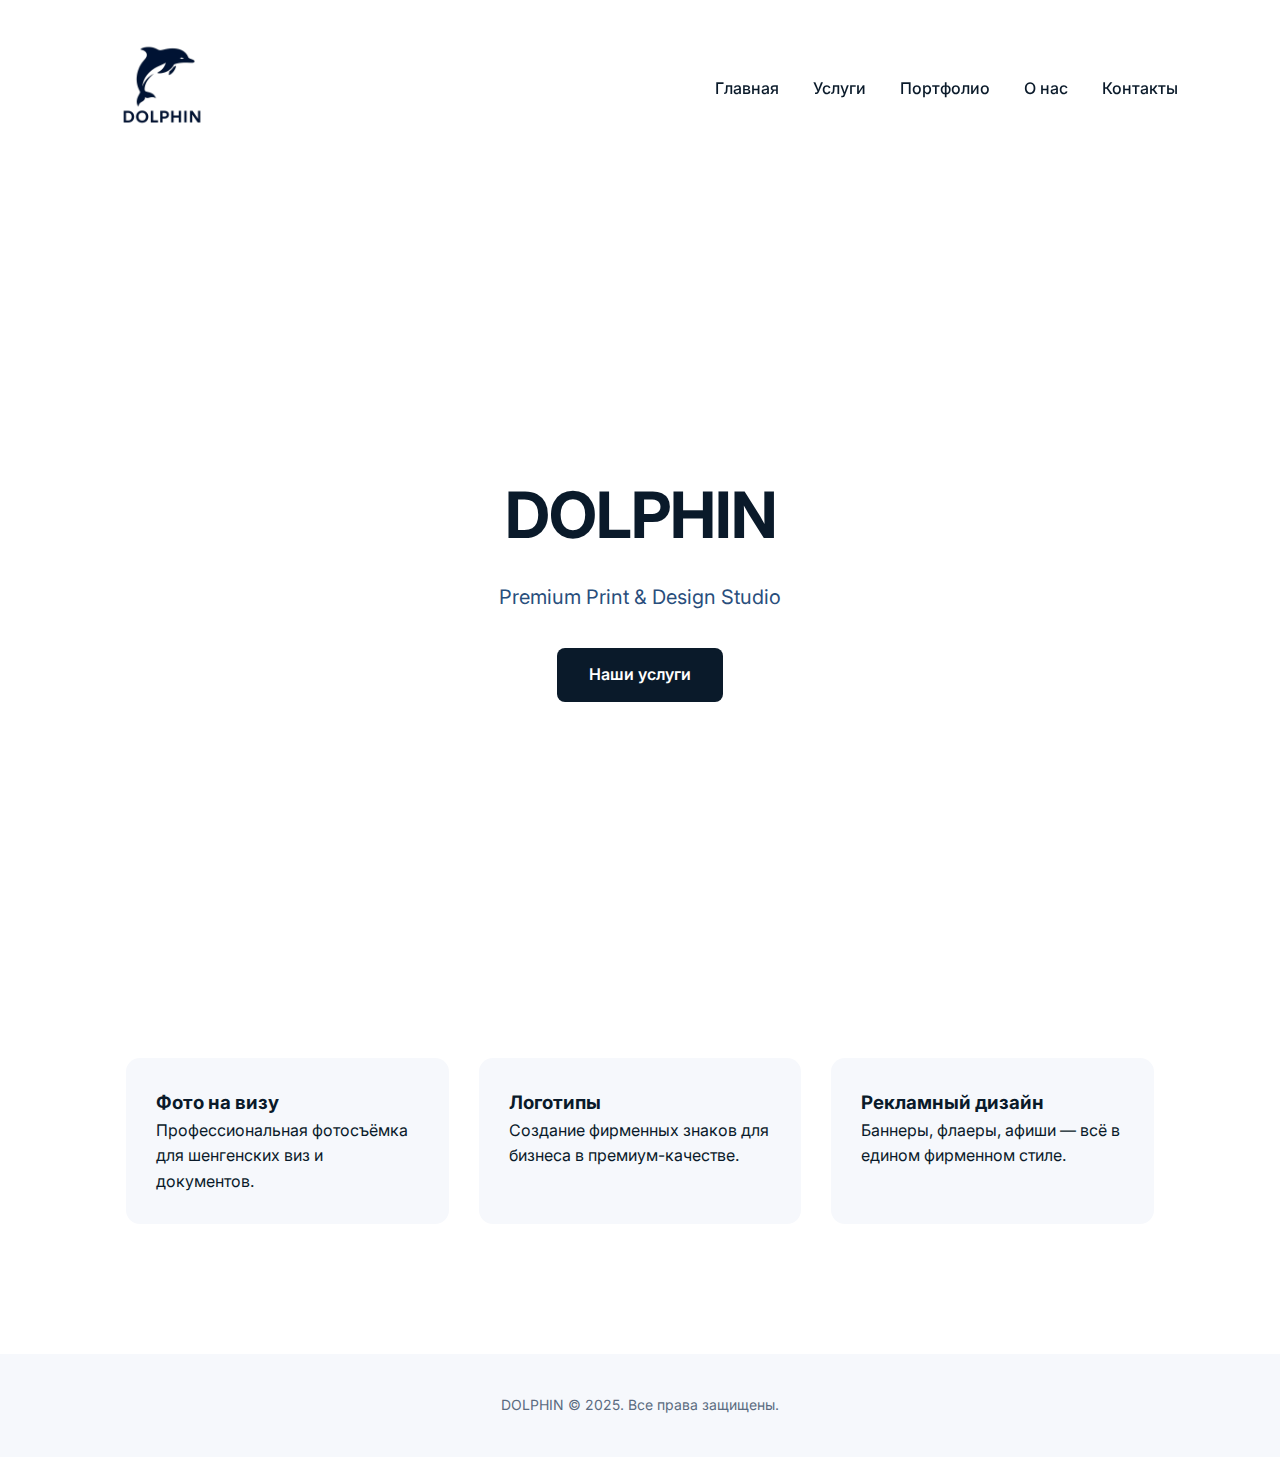
<file: index.html>
﻿<!DOCTYPE html>
<html lang="ru">
<head>
    <meta charset="UTF-8" />
    <meta name="viewport" content="width=device-width, initial-scale=1.0" />
    <title>DOLPHIN — Print & Design Studio</title>

    <!-- Шрифт Inter -->
    <link href="https://fonts.googleapis.com/css2?family=Inter:wght@300;400;600;700&display=swap" rel="stylesheet">

    <link rel="stylesheet" href="style.css" />
</head>

<body>

    <!-- Навигация -->
    <header class="navbar">
        <div class="logo">
            <img src="logo.png" alt="DOLPHIN Logo">
        </div>
        <nav>
            <a href="index.html">Главная</a>
            <a href="services.html">Услуги</a>
            <a href="portfolio.html">Портфолио</a>
            <a href="about.html">О нас</a>
            <a href="contact.html">Контакты</a>
        </nav>
    </header>

    <!-- Главный экран -->
    <section class="hero">
        <h1>DOLPHIN</h1>
        <p>Premium Print & Design Studio</p>
        <a href="services.html" class="btn-main">Наши услуги</a>
    </section>

    <!-- Блок преимуществ -->
    <section class="features">
        <div class="feature-box">
            <h3>Фото на визу</h3>
            <p>Профессиональная фотосъёмка для шенгенских виз и документов.</p>
        </div>
        <div class="feature-box">
            <h3>Логотипы</h3>
            <p>Создание фирменных знаков для бизнеса в премиум-качестве.</p>
        </div>
        <div class="feature-box">
            <h3>Рекламный дизайн</h3>
            <p>Баннеры, флаеры, афиши — всё в едином фирменном стиле.</p>
        </div>
    </section>

    <!-- Футер -->
    <footer class="footer">
        <p>DOLPHIN © 2025. Все права защищены.</p>
    </footer>

</body>
</html>
</file>
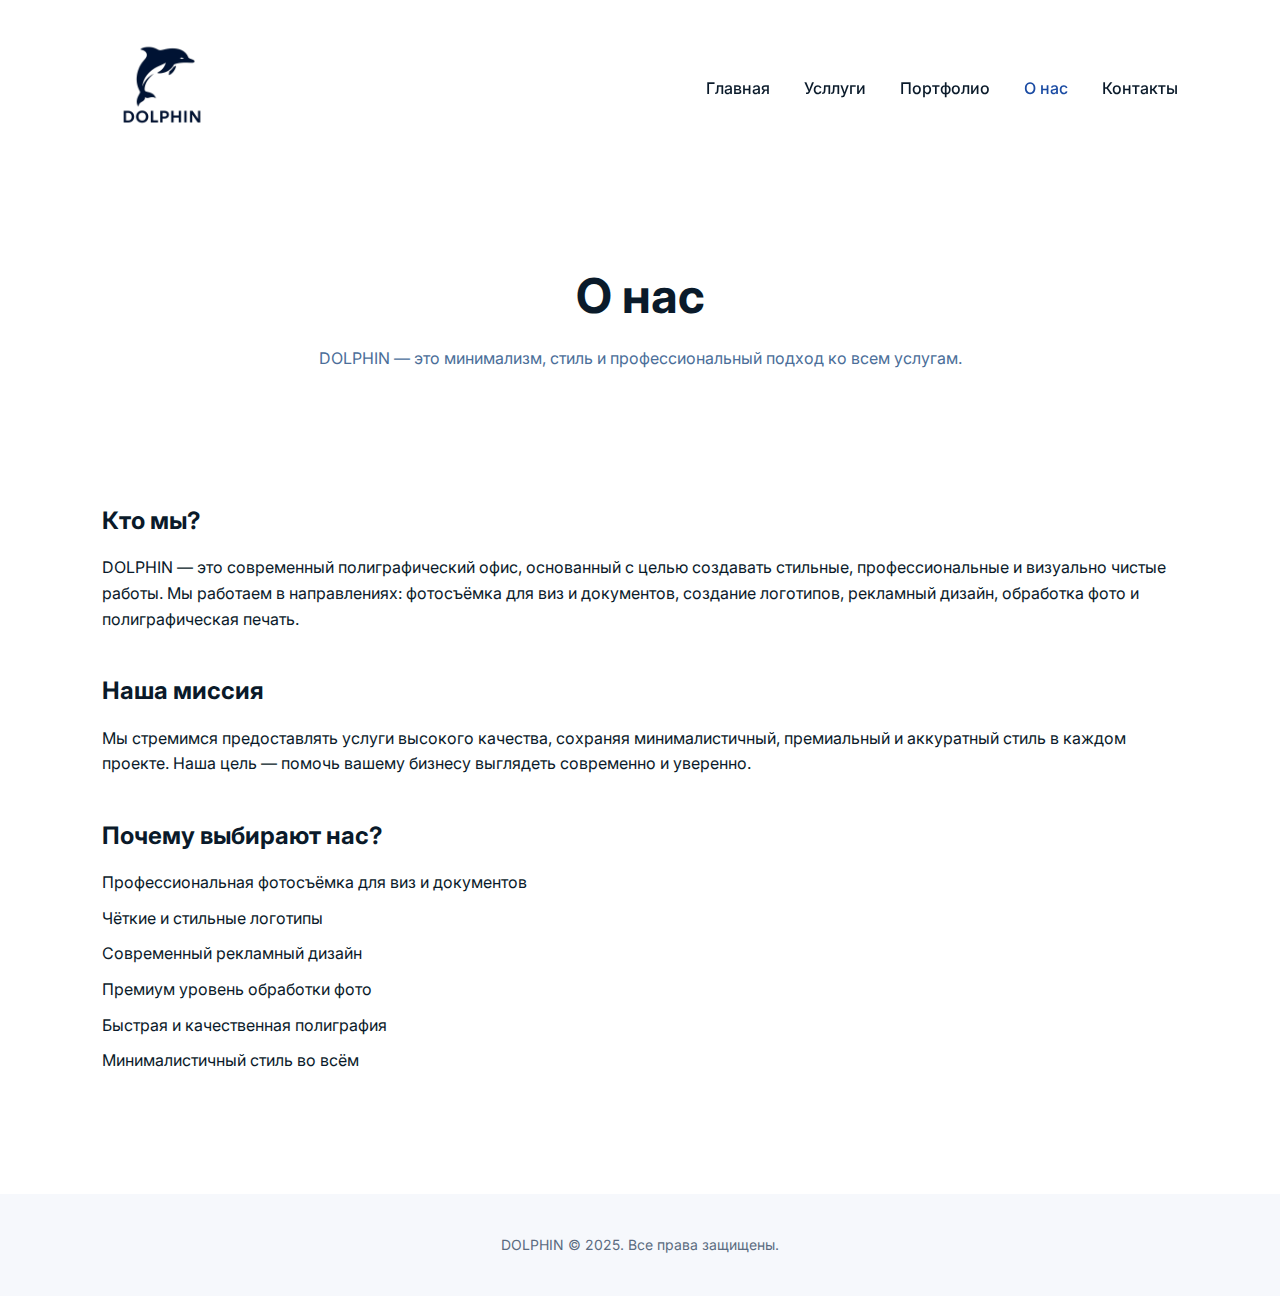
<file: about.html>
<!DOCTYPE html>
<html lang="ru">
<head>
    <meta charset="UTF-8" />
    <meta name="viewport" content="width=device-width, initial-scale=1.0" />
    <title>О нас — DOLPHIN Studio</title>

    <!-- Inter Font -->
    <link href="https://fonts.googleapis.com/css2?family=Inter:wght@300;400;600;700&display=swap" rel="stylesheet">

    <link rel="stylesheet" href="style.css" />
</head>

<body>

    <!-- Навигация -->
    <header class="navbar">
        <div class="logo">
            <img src="logo.png" alt="DOLPHIN Logo">
        </div>
        <nav>
            <a href="index.html">Главная</a>
            <a href="services.html">Усллуги</a>
            <a href="portfolio.html">Портфолио</a>
            <a class="active" href="about.html">О нас</a>
            <a href="contact.html">Контакты</a>
        </nav>
    </header>

    <!-- Заголовок -->
    <section class="page-header">
        <h1>О нас</h1>
        <p>DOLPHIN — это минимализм, стиль и профессиональный подход ко всем услугам.</p>
    </section>

    <!-- Основной текст о компании -->
    <section class="about-section">
        <h2>Кто мы?</h2>
        <p>
            DOLPHIN — это современный полиграфический офис, основанный с целью создавать
            стильные, профессиональные и визуально чистые работы. Мы работаем в направлениях:
            фотосъёмка для виз и документов, создание логотипов, рекламный дизайн, обработка
            фото и полиграфическая печать.
        </p>

        <h2>Наша миссия</h2>
        <p>
            Мы стремимся предоставлять услуги высокого качества, сохраняя минималистичный,
            премиальный и аккуратный стиль в каждом проекте. Наша цель — помочь вашему бизнесу
            выглядеть современно и уверенно.
        </p>

        <h2>Почему выбирают нас?</h2>
        <ul class="about-list">
            <li>Профессиональная фотосъёмка для виз и документов</li>
            <li>Чёткие и стильные логотипы</li>
            <li>Современный рекламный дизайн</li>
            <li>Премиум уровень обработки фото</li>
            <li>Быстрая и качественная полиграфия</li>
            <li>Минималистичный стиль во всём</li>
        </ul>
    </section>

    <!-- Футер -->
    <footer class="footer">
        <p>DOLPHIN © 2025. Все права защищены.</p>
    </footer>

</body>
</html>
</file>
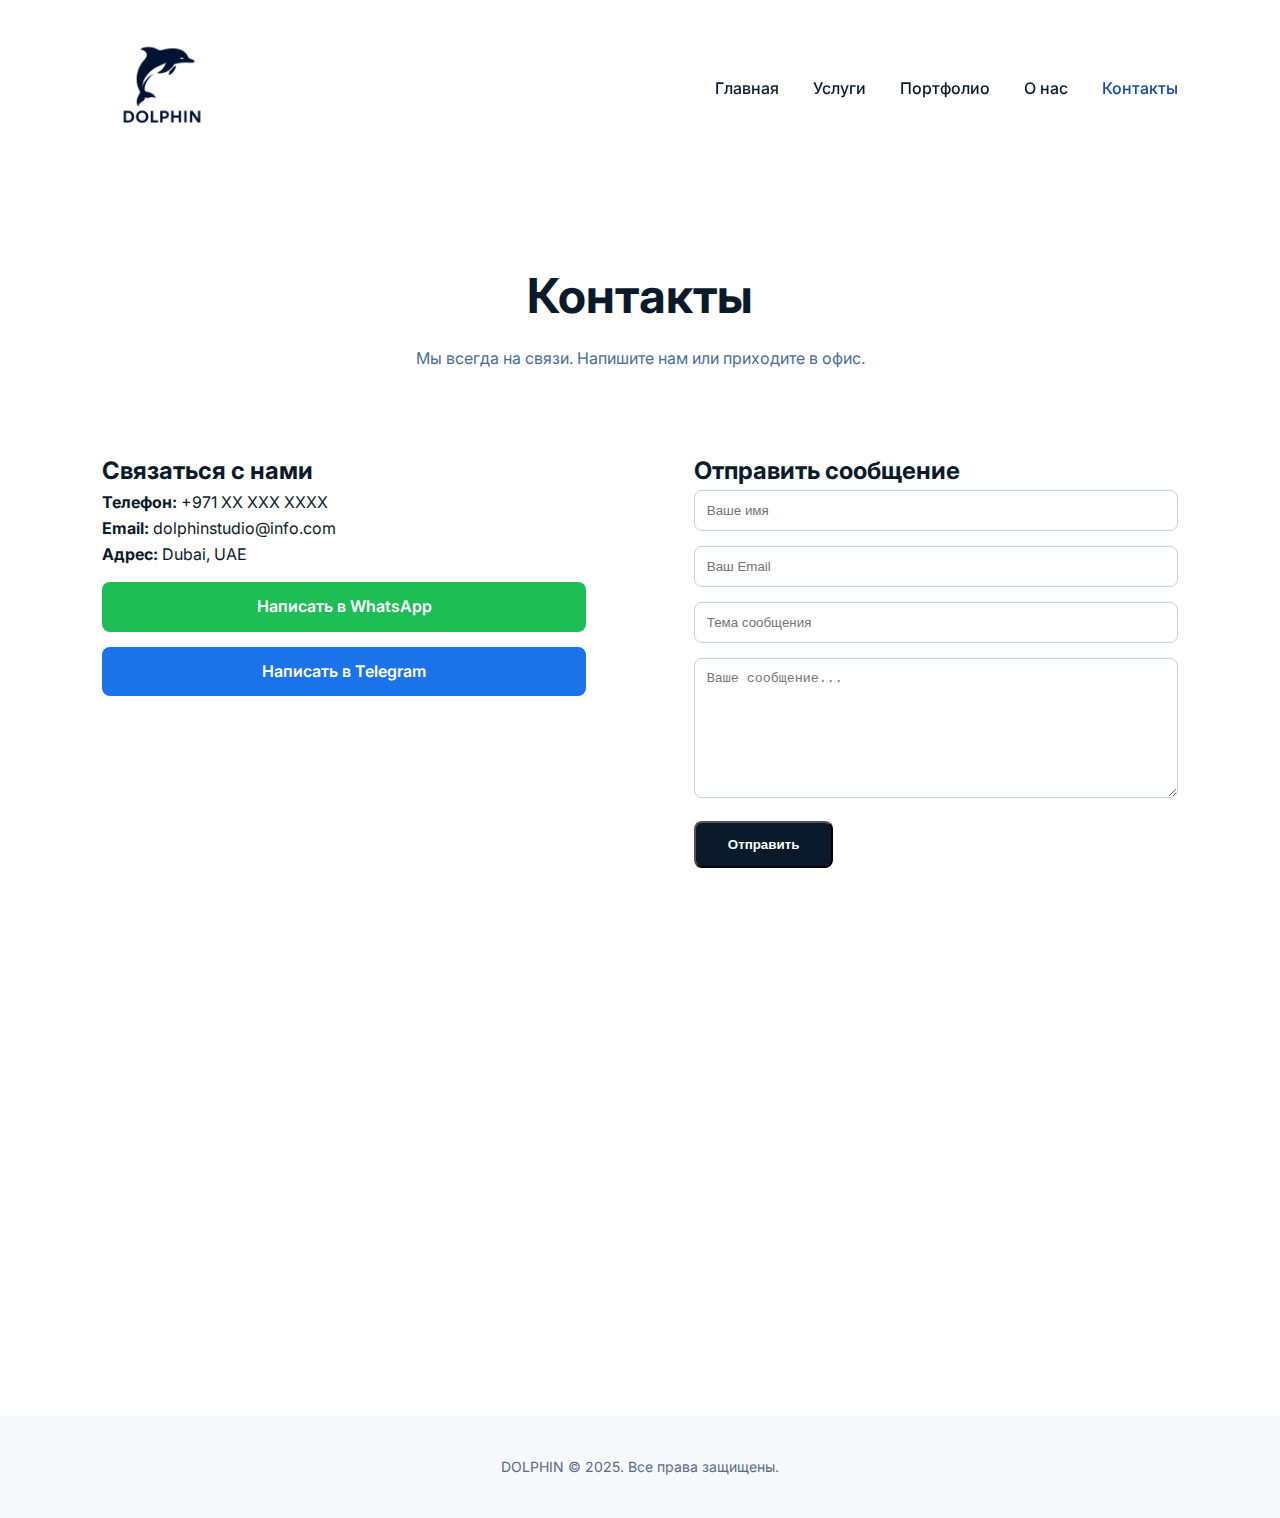
<file: contact.html>
<!DOCTYPE html>
<html lang="ru">
<head>
    <meta charset="UTF-8" />
    <meta name="viewport" content="width=device-width, initial-scale=1.0" />
    <title>Контакты — DOLPHIN Studio</title>

    <!-- Inter Font -->
    <link href="https://fonts.googleapis.com/css2?family=Inter:wght@300;400;600;700&display=swap" rel="stylesheet">

    <link rel="stylesheet" href="style.css" />
</head>

<body>

    <!-- Навигация -->
    <header class="navbar">
        <div class="logo">
            <img src="logo.png" alt="DOLPHIN Logo">
        </div>
        <nav>
            <a href="index.html">Главная</a>
            <a href="services.html">Услуги</a>
            <a href="portfolio.html">Портфолио</a>
            <a href="about.html">О нас</a>
            <a class="active" href="contact.html">Контакты</a>
        </nav>
    </header>

    <!-- Заголовок -->
    <section class="page-header">
        <h1>Контакты</h1>
        <p>Мы всегда на связи. Напишите нам или приходите в офис.</p>
    </section>

    <!-- Контактный блок -->
    <section class="contact-section">

        <div class="contact-info">

            <h2>Связаться с нами</h2>

            <p><strong>Телефон:</strong> +971 XX XXX XXXX</p>
            <p><strong>Email:</strong> dolphinstudio@info.com</p>
            <p><strong>Адрес:</strong> Dubai, UAE</p>

            <div class="contact-buttons">
                <a href="https://wa.me/" class="btn-whatsapp" target="_blank">Написать в WhatsApp</a>
                <a href="https://t.me/" class="btn-telegram" target="_blank">Написать в Telegram</a>
            </div>

        </div>

        <!-- Форма заявки -->
        <div class="contact-form">
            <h2>Отправить сообщение</h2>

            <form action="#" method="post">
                <input type="text" name="name" placeholder="Ваше имя" required>
                <input type="email" name="email" placeholder="Ваш Email" required>
                <input type="text" name="subject" placeholder="Тема сообщения">
                <textarea name="message" placeholder="Ваше сообщение..." required></textarea>
                <button type="submit" class="btn-main">Отправить</button>
            </form>
        </div>

    </section>

    <!-- Карта -->
    <section class="map-section">
        <iframe 
            src="https://www.google.com/maps/embed?pb=!1m18!1m12!1m3!1d14437.186!2d55.2719!3d25.2048"
            width="100%" height="400" style="border:0;" allowfullscreen loading="lazy">
        </iframe>
    </section>

    <!-- Футер -->
    <footer class="footer">
        <p>DOLPHIN © 2025. Все права защищены.</p>
    </footer>

</body>
</html>
</file>
<file: style.css>
/* ------------------------------
   GLOBAL SETTINGS
--------------------------------*/
* {
    margin: 0;
    padding: 0;
    box-sizing: border-box;
}

body {
    font-family: 'Inter', sans-serif;
    background: #ffffff;
    color: #0a1a2a; /* Тёмно-синий оттенок */
    line-height: 1.6;
}

img {
    width: 100%;
    object-fit: cover;
}

a {
    text-decoration: none;
    color: inherit;
}

ul {
    list-style: none;
}

/* ------------------------------
   NAVBAR
--------------------------------*/
.navbar {
    width: 100%;
    padding: 25px 8%;
    display: flex;
    justify-content: space-between;
    align-items: center;
    background: #ffffffcc;
    backdrop-filter: blur(10px);
    position: sticky;
    top: 0;
    z-index: 1000;
}

.navbar .logo img {
    width: 120px;
}

.navbar nav a {
    margin-left: 30px;
    font-weight: 500;
    color: #0a1a2a;
    transition: 0.3s;
}

.navbar nav a:hover,
.navbar nav a.active {
    color: #1a4ba3;
}

/* ------------------------------
   HERO — Главная
--------------------------------*/
.hero {
    height: 90vh;
    display: flex;
    flex-direction: column;
    justify-content: center;
    align-items: center;
    text-align: center;
    padding: 0 5%;
}

.hero h1 {
    font-size: 64px;
    font-weight: 700;
    letter-spacing: -1px;
}

.hero p {
    font-size: 20px;
    margin: 15px 0 35px;
    color: #294e7c;
}

.btn-main {
    padding: 14px 32px;
    background: #0a1a2a;
    color: white;
    border-radius: 8px;
    font-weight: 600;
    transition: 0.3s;
}

.btn-main:hover {
    background: #14345a;
}

/* ------------------------------
   FEATURES BLOCK — Главная
--------------------------------*/
.features {
    display: flex;
    justify-content: center;
    gap: 30px;
    padding: 70px 8%;
}

.feature-box {
    width: 30%;
    padding: 30px;
    background: #f6f8fc;
    border-radius: 14px;
    transition: 0.3s;
}

.feature-box:hover {
    transform: translateY(-5px);
}

/* ------------------------------
   PAGE HEADER — Заголовки страниц
--------------------------------*/
.page-header {
    text-align: center;
    padding: 80px 5% 40px;
}

.page-header h1 {
    font-size: 48px;
    font-weight: 700;
}

.page-header p {
    margin-top: 12px;
    color: #4b6e99;
}

/* ------------------------------
   SERVICES PAGE
--------------------------------*/
.services-list {
    padding: 40px 8%;
    display: grid;
    grid-template-columns: repeat(3, 1fr);
    gap: 25px;
}

.service-card {
    background: #f6f8fc;
    padding: 30px;
    border-radius: 14px;
    transition: 0.3s;
}

.service-card:hover {
    transform: translateY(-5px);
}

/* ------------------------------
   PORTFOLIO PAGE
--------------------------------*/
.portfolio-gallery {
    padding: 40px 8%;
    display: grid;
    grid-template-columns: repeat(3, 1fr);
    gap: 25px;
}

.portfolio-item img {
    border-radius: 14px;
    height: 260px;
    object-fit: cover;
    transition: 0.3s;
}

.portfolio-item img:hover {
    transform: scale(1.03);
}

/* ------------------------------
   ABOUT PAGE
--------------------------------*/
.about-section {
    padding: 50px 8%;
}

.about-section h2 {
    margin-top: 40px;
    margin-bottom: 15px;
    color: #0a1a2a;
}

.about-list li {
    margin: 10px 0;
}

/* ------------------------------
   CONTACT PAGE
--------------------------------*/
.contact-section {
    display: flex;
    justify-content: space-between;
    padding: 40px 8%;
}

.contact-info {
    width: 45%;
}

.contact-buttons a {
    display: block;
    margin-top: 15px;
    padding: 12px 20px;
    border-radius: 8px;
    font-weight: 600;
    text-align: center;
    transition: 0.3s;
}

.btn-whatsapp {
    background: #1ebe57;
    color: white;
}

.btn-whatsapp:hover {
    background: #189d48;
}

.btn-telegram {
    background: #1a73e8;
    color: white;
}

.btn-telegram:hover {
    background: #0f56b3;
}

.contact-form {
    width: 45%;
}

.contact-form input,
.contact-form textarea {
    width: 100%;
    margin-bottom: 15px;
    padding: 12px;
    border-radius: 8px;
    border: 1px solid #c8d3e0;
}

.contact-form textarea {
    height: 140px;
}

.map-section iframe {
    margin-top: 40px;
}

/* ------------------------------
   FOOTER
--------------------------------*/
.footer {
    text-align: center;
    padding: 40px;
    background: #f6f8fc;
    margin-top: 60px;
    font-size: 14px;
    color: #5b6b80;
}

/* ------------------------------
   RESPONSIVE
--------------------------------*/
@media (max-width: 900px) {

    .features {
        flex-direction: column;
    }

    .feature-box {
        width: 100%;
    }

    .services-list,
    .portfolio-gallery {
        grid-template-columns: 1fr;
    }

    .contact-section {
        flex-direction: column;
    }

    .contact-info,
    .contact-form {
        width: 100%;
    }
}

/* ------------------------------
   SERVICES – FULLSCREEN TESLA STYLE
--------------------------------*/
.services-hero {
    height: 60vh;
    display: flex;
    flex-direction: column;
    justify-content: center;
    align-items: center;
    background: white;
    text-align: center;
    padding: 0 5%;
}

.services-hero h1 {
    font-size: 58px;
    font-weight: 700;
}

.services-hero p {
    margin-top: 10px;
    font-size: 20px;
    color: #3b4f6e;
}


.service-fullscreen {
    height: 100vh;
    background-size: cover;
    background-position: center;
    position: relative;
}

.service-overlay {
    position: absolute;
    bottom: 12%;
    left: 5%;
    color: white;
    max-width: 500px;
}

.service-overlay h2 {
    font-size: 48px;
    font-weight: 700;
    text-shadow: 0 5px 20px rgba(0,0,0,0.4);
}

.service-overlay p {
    margin-top: 12px;
    font-size: 20px;
    text-shadow: 0 5px 20px rgba(0,0,0,0.4);
}


/* Mobile */
@media (max-width: 900px) {
    .service-overlay h2 {
        font-size: 32px;
    }

    .service-overlay p {
        font-size: 16px;
    }
}
</file>
